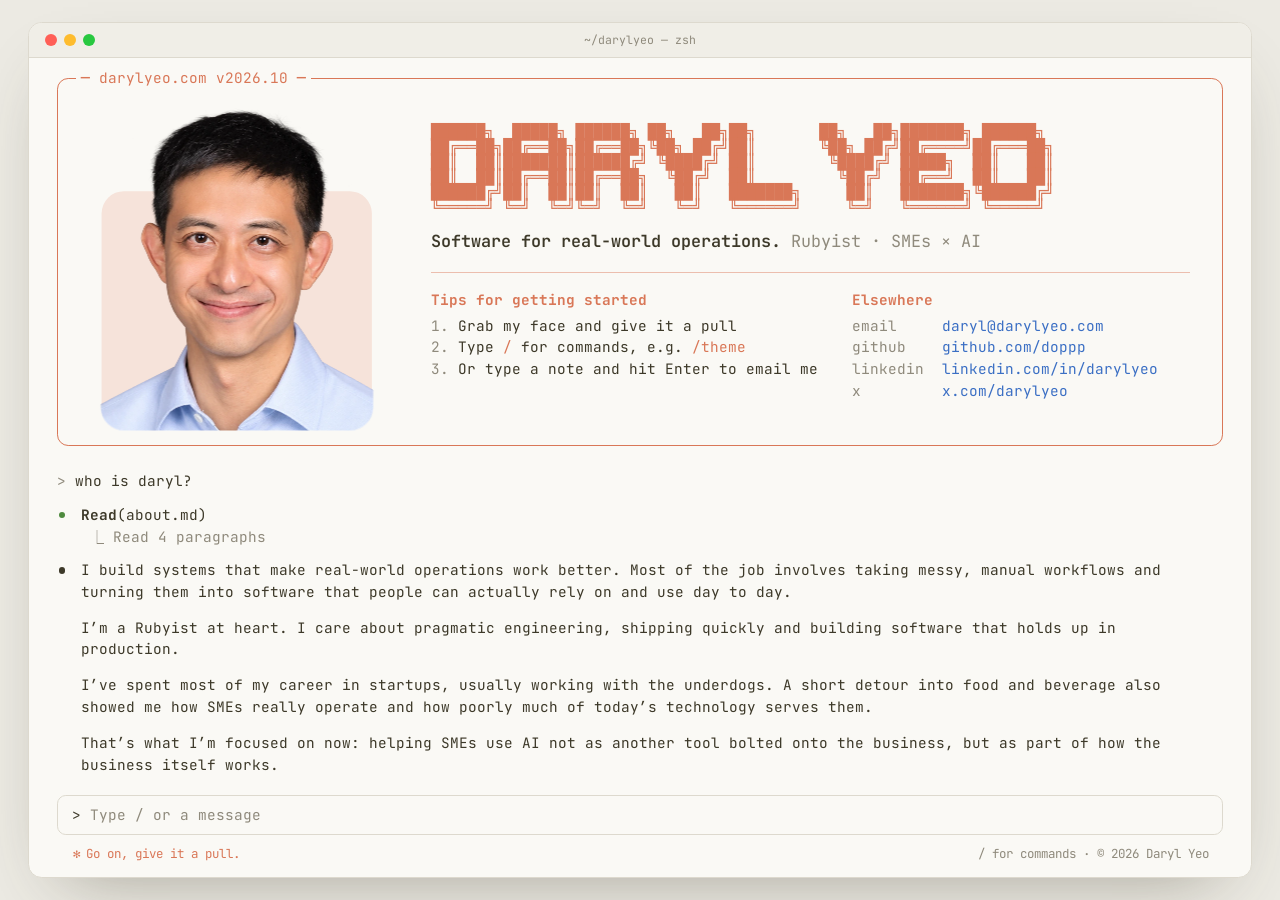
<file: index.html>
<!doctype html>
<html lang="en">
<head>
  <meta charset="utf-8">
  <meta name="viewport" content="width=device-width,initial-scale=1">
  <meta name="color-scheme" content="light dark">
  <script>
    // Apply a saved theme before first paint; otherwise the system preference wins.
    try {
      const saved = localStorage.getItem('theme');
      if (saved === 'light' || saved === 'dark') document.documentElement.dataset.theme = saved;
    } catch (e) {}
  </script>
  <title>Daryl Yeo</title>
  <meta name="description" content="Software for real-world operations. Rubyist · SMEs × AI.">
  <link rel="canonical" href="https://darylyeo.com/">
  <meta property="og:site_name" content="Daryl Yeo">
  <meta property="og:title" content="Daryl Yeo">
  <meta property="og:type" content="website">
  <meta property="og:description" content="Software for real-world operations. Rubyist · SMEs × AI.">
  <meta property="og:image" content="https://darylyeo.com/assets/social-card-20261031.jpg">
  <meta property="og:image:type" content="image/jpeg">
  <meta property="og:image:width" content="1200">
  <meta property="og:image:height" content="630">
  <meta property="og:image:alt" content="Daryl Yeo’s portrait and terminal-style name banner. Software for real-world operations. Rubyist · SMEs × AI.">
  <meta property="og:url" content="https://darylyeo.com/">
  <meta name="twitter:card" content="summary_large_image">
  <meta name="twitter:title" content="Daryl Yeo">
  <meta name="twitter:description" content="Software for real-world operations. Rubyist · SMEs × AI.">
  <meta name="twitter:image" content="https://darylyeo.com/assets/social-card-20261031.jpg">
  <meta name="twitter:image:alt" content="Daryl Yeo’s portrait and terminal-style name banner. Software for real-world operations. Rubyist · SMEs × AI.">
  <script>
    // Old Carrd links pointed at darylyeo.com/#ai-transparency
    const toStatement = () => { if (location.hash === '#ai-transparency') location.replace('/ai-transparency/'); };
    toStatement();
    addEventListener('hashchange', toStatement);
  </script>
  <link rel="icon" type="image/png" href="/assets/favicon.png">
  <link rel="apple-touch-icon" href="/assets/apple-touch-icon.png">
  <link rel="preconnect" href="https://fonts.googleapis.com">
  <link rel="preconnect" href="https://fonts.gstatic.com" crossorigin>
  <link href="https://fonts.googleapis.com/css2?family=JetBrains+Mono:ital,wght@0,400;0,600;0,700;1,400&display=swap" rel="stylesheet">
  <link rel="stylesheet" href="/portrait.css">
  <link rel="stylesheet" href="/cli.css?v=20261031-2">
</head>
<body data-home="/" data-ai="/ai-transparency/">
  <div class="desk">
    <div class="window">
      <div class="titlebar">
        <div class="lights" aria-hidden="true"><i></i><i></i><i></i></div>
        <span>~/darylyeo — zsh</span>
      </div>

      <main class="screen">
        <section class="welcome">
          <span class="title">─ darylyeo.com v2026.10 ─</span>
          <figure class="avatar">
            <div class="face" id="face">
              <svg class="backdrop" viewBox="0 0 1106 1422" data-cut="640" aria-hidden="true">
                <path data-clip d="M150 340 H956 A80 80 0 0 1 1036 420 V1110 A80 80 0 0 1 956 1190 H150 A80 80 0 0 1 70 1110 V420 A80 80 0 0 1 150 340 Z"/>
              </svg>
              <img src="/assets/avatar/idle.webp" alt="Interactive portrait of Daryl Yeo. Grab and pull to change his expression." width="1106" height="1422" draggable="false">
            </div>
          </figure>

          <div>
            <h1 class="name sr-only">Daryl Yeo</h1>
<pre class="banner" aria-hidden="true">██████╗  █████╗ ██████╗ ██╗   ██╗██╗       ██╗   ██╗███████╗ ██████╗
██╔══██╗██╔══██╗██╔══██╗╚██╗ ██╔╝██║       ╚██╗ ██╔╝██╔════╝██╔═══██╗
██║  ██║███████║██████╔╝ ╚████╔╝ ██║        ╚████╔╝ █████╗  ██║   ██║
██║  ██║██╔══██║██╔══██╗  ╚██╔╝  ██║         ╚██╔╝  ██╔══╝  ██║   ██║
██████╔╝██║  ██║██║  ██║   ██║   ███████╗     ██║   ███████╗╚██████╔╝
╚═════╝ ╚═╝  ╚═╝╚═╝  ╚═╝   ╚═╝   ╚══════╝     ╚═╝   ╚══════╝ ╚═════╝</pre>
            <p class="tagline">Software for real-world operations. <span>Rubyist · SMEs × AI</span></p>
            <div class="columns">
              <div>
                <h2>Tips for getting started</h2>
                <ol>
                  <li>Grab my face and give it a pull</li>
                  <li>Type <code>/</code> for commands, e.g. <code>/theme</code></li>
                  <li>Or type a note and hit Enter to email me</li>
                </ol>
              </div>
              <div>
                <h2>Elsewhere</h2>
                <dl class="links">
                  <dt>email</dt><dd><a href="mailto:daryl@darylyeo.com">daryl@darylyeo.com</a></dd>
                  <dt>github</dt><dd><a href="https://github.com/doppp">github.com/doppp</a></dd>
                  <dt>linkedin</dt><dd><a href="https://www.linkedin.com/in/darylyeo">linkedin.com/in/darylyeo</a></dd>
                  <dt>x</dt><dd><a href="https://x.com/darylyeo">x.com/darylyeo</a></dd>
                </dl>
              </div>
            </div>
          </div>
        </section>

        <section class="transcript">
          <p class="user">&gt; <b>who is daryl?</b></p>
          <div class="tool"><b>Read</b>(about.md)<div class="result">⎿  Read 4 paragraphs</div></div>
          <div class="reply">
            <p>I build systems that make real-world operations work better. Most of the job involves taking messy, manual workflows and turning them into software that people can actually rely on and use day to day.</p>
            <p>I’m a Rubyist at heart. I care about pragmatic engineering, shipping quickly and building software that holds up in production.</p>
            <p>I’ve spent most of my career in startups, usually working with the underdogs. A short detour into food and beverage also showed me how SMEs really operate and how poorly much of today’s technology serves them.</p>
            <p>That’s what I’m focused on now: helping SMEs use AI not as another tool bolted onto the business, but as part of how the business itself works.</p>
          </div>
        </section>

        <div class="prompt-wrap">
        <form class="prompt" id="prompt" autocomplete="off">
          <span aria-hidden="true">&gt;</span>
          <input id="prompt-input" type="text" aria-label="Command or message to Daryl" placeholder="Type / or a message" aria-controls="menu" aria-autocomplete="list">
        </form>
        <ul class="menu" id="menu" role="listbox" hidden></ul>
        </div>
        <div class="status">
          <span class="spinner" aria-live="polite"><i id="spin" aria-hidden="true">✻</i><span id="face-caption">Go on, give it a pull.</span></span>
          <span>/ for commands · © 2026 Daryl Yeo</span>
        </div>
      </main>
    </div>
  </div>
  <script src="/cli.js" defer></script>
  <script src="/stretch.js" defer></script>
  <script src="/avatar-idle.js" defer></script>
</body>
</html>
</file>
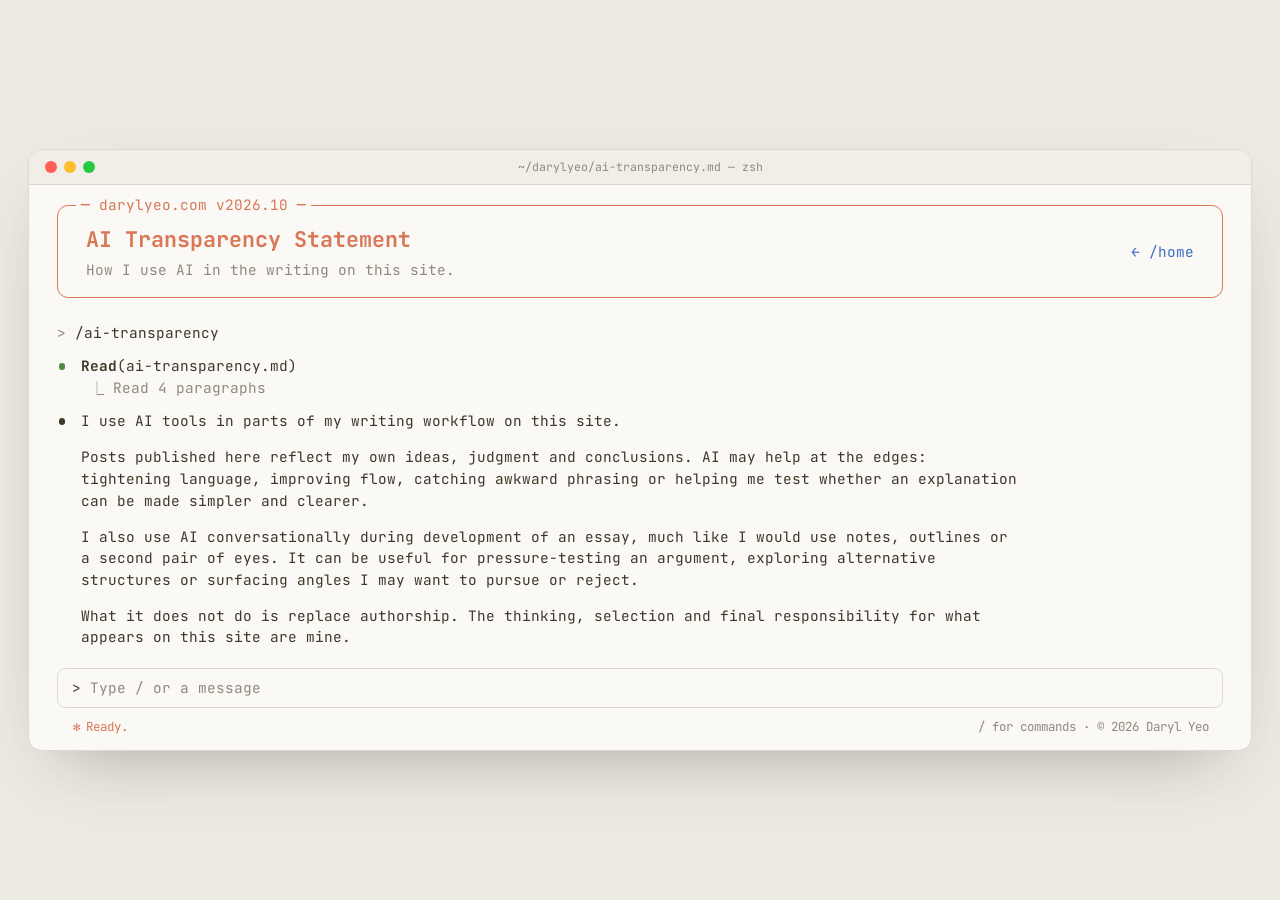
<file: ai-transparency/index.html>
<!doctype html>
<html lang="en">
<head>
  <meta charset="utf-8">
  <meta name="viewport" content="width=device-width,initial-scale=1">
  <meta name="color-scheme" content="light dark">
  <script>
    // Apply a saved theme before first paint; otherwise the system preference wins.
    try {
      const saved = localStorage.getItem('theme');
      if (saved === 'light' || saved === 'dark') document.documentElement.dataset.theme = saved;
    } catch (e) {}
  </script>
  <title>AI Transparency Statement · Daryl Yeo</title>
  <meta name="description" content="How Daryl Yeo uses AI in writing published on this site.">
  <link rel="canonical" href="https://darylyeo.com/ai-transparency/">
  <meta property="og:site_name" content="Daryl Yeo">
  <meta property="og:title" content="AI Transparency Statement">
  <meta property="og:type" content="website">
  <meta property="og:description" content="How Daryl Yeo uses AI in writing published on this site.">
  <meta property="og:image" content="https://darylyeo.com/assets/social-card-20261031.jpg">
  <meta property="og:image:type" content="image/jpeg">
  <meta property="og:image:width" content="1200">
  <meta property="og:image:height" content="630">
  <meta property="og:image:alt" content="Daryl Yeo’s portrait and terminal-style name banner. Software for real-world operations. Rubyist · SMEs × AI.">
  <meta property="og:url" content="https://darylyeo.com/ai-transparency/">
  <meta name="twitter:card" content="summary_large_image">
  <meta name="twitter:title" content="AI Transparency Statement · Daryl Yeo">
  <meta name="twitter:description" content="How Daryl Yeo uses AI in writing published on this site.">
  <meta name="twitter:image" content="https://darylyeo.com/assets/social-card-20261031.jpg">
  <meta name="twitter:image:alt" content="Daryl Yeo’s portrait and terminal-style name banner. Software for real-world operations. Rubyist · SMEs × AI.">
  <link rel="icon" type="image/png" href="/assets/favicon.png">
  <link rel="apple-touch-icon" href="/assets/apple-touch-icon.png">
  <link rel="preconnect" href="https://fonts.googleapis.com">
  <link rel="preconnect" href="https://fonts.gstatic.com" crossorigin>
  <link href="https://fonts.googleapis.com/css2?family=JetBrains+Mono:ital,wght@0,400;0,600;0,700;1,400&display=swap" rel="stylesheet">
  <link rel="stylesheet" href="/cli.css?v=20261031-2">
  <style>
    .page-head { grid-template-columns: minmax(0, 1fr) auto; padding: 1.1rem 1.75rem 1rem; }
    .page-head h1 { color: var(--accent); font-size: 1.35rem; font-weight: 700; }
    .page-head p { margin-top: 0.2rem; color: var(--dim); }
    .page-head nav { color: var(--dim); text-align: right; }
    .statement { max-width: 60rem; }
    .statement h2 { font-size: 1em; font-weight: 700; }
    @media (max-width: 900px) {
      .page-head { grid-template-columns: minmax(0, 1fr); padding: 1.5rem 1rem 1rem; }
      .page-head nav { text-align: left; }
      .page-head nav a { display: inline-block; padding-block: 0.5rem; }
    }
  </style>
</head>
<body data-home="/" data-ai="/ai-transparency/">
  <div class="desk">
    <div class="window">
      <div class="titlebar">
        <div class="lights" aria-hidden="true"><i></i><i></i><i></i></div>
        <span>~/darylyeo/ai-transparency.md — zsh</span>
      </div>

      <main class="screen">
        <section class="welcome page-head">
          <span class="title">─ darylyeo.com v2026.10 ─</span>
          <div>
            <h1>AI Transparency Statement</h1>
            <p>How I use AI in the writing on this site.</p>
          </div>
          <nav><a href="/">← /home</a></nav>
        </section>

        <section class="transcript">
          <p class="user">&gt; <b>/ai-transparency</b></p>
          <div class="tool"><b>Read</b>(ai-transparency.md)<div class="result">⎿  Read 4 paragraphs</div></div>
          <div class="reply statement">
            <p>I use AI tools in parts of my writing workflow on this site.</p>
            <p>Posts published here reflect my own ideas, judgment and conclusions. AI may help at the edges: tightening language, improving flow, catching awkward phrasing or helping me test whether an explanation can be made simpler and clearer.</p>
            <p>I also use AI conversationally during development of an essay, much like I would use notes, outlines or a second pair of eyes. It can be useful for pressure-testing an argument, exploring alternative structures or surfacing angles I may want to pursue or reject.</p>
            <p>What it does not do is replace authorship. The thinking, selection and final responsibility for what appears on this site are mine.</p>
          </div>
        </section>

        <div class="prompt-wrap">
          <form class="prompt" id="prompt" autocomplete="off">
            <span aria-hidden="true">&gt;</span>
            <input id="prompt-input" type="text" aria-label="Command or message to Daryl" placeholder="Type / or a message" aria-controls="menu" aria-autocomplete="list">
          </form>
          <ul class="menu" id="menu" role="listbox" hidden></ul>
        </div>
        <div class="status">
          <span class="spinner"><i aria-hidden="true">✻</i>Ready.</span>
          <span>/ for commands · © 2026 Daryl Yeo</span>
        </div>
      </main>
    </div>
  </div>
  <script src="/cli.js" defer></script>
</body>
</html>
</file>
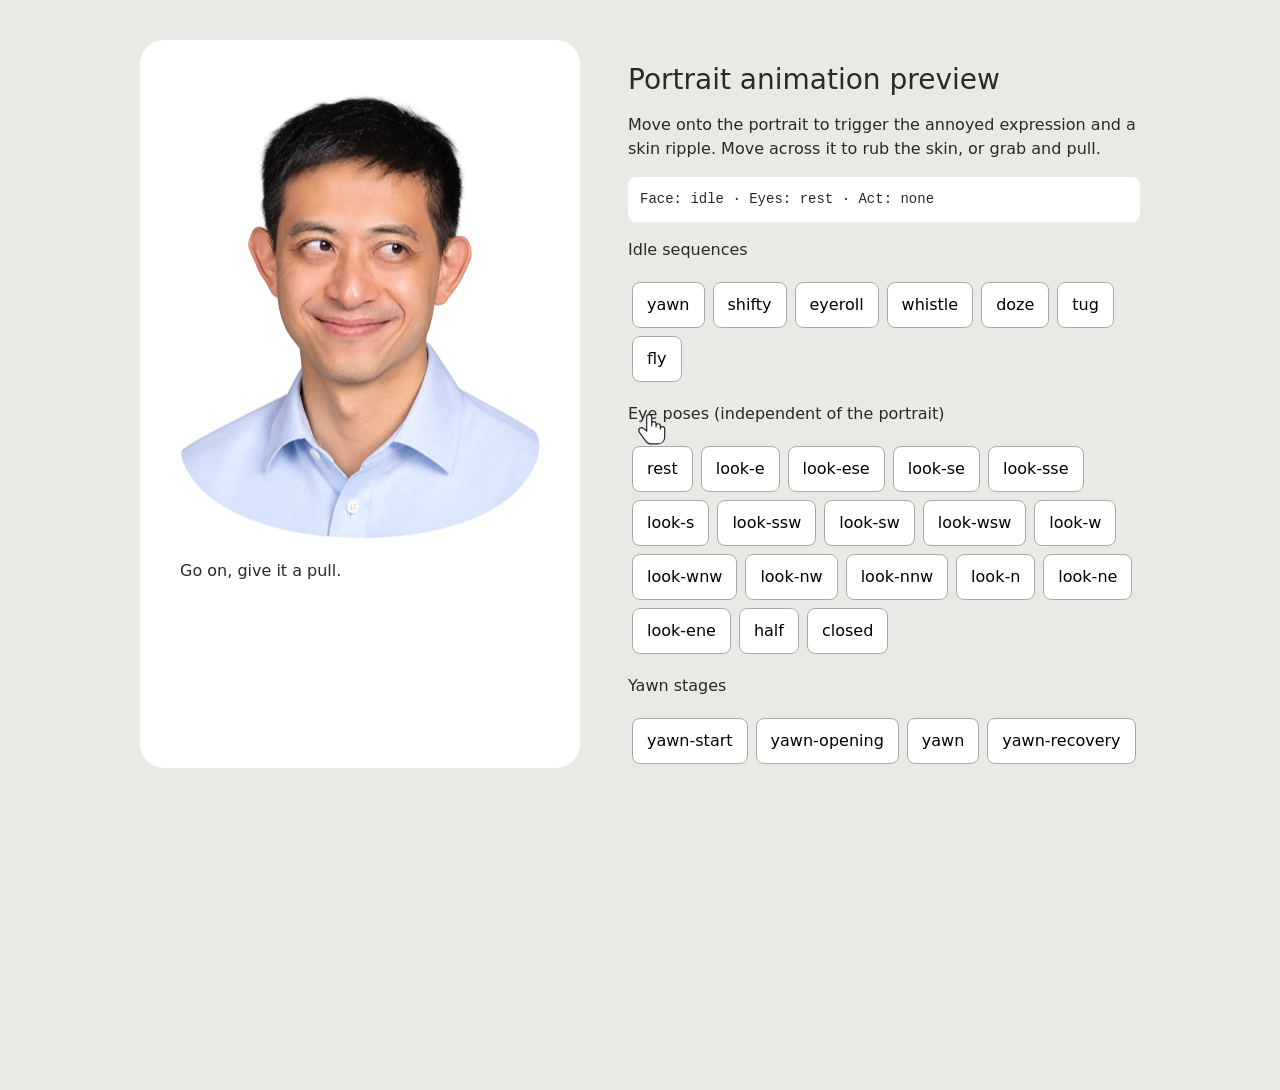
<file: tests/portrait-preview.html>
<!doctype html>
<html lang="en">
<meta charset="utf-8">
<meta name="viewport" content="width=device-width,initial-scale=1">
<title>Portrait animation preview</title>
<link rel="stylesheet" href="/portrait.css">
<style>
  body { background: #e9e9e5; font: 16px/1.5 system-ui, sans-serif; padding: 32px; color: #292929; }
  main { max-width: 1000px; margin: auto; display: grid; grid-template-columns: 440px 1fr; gap: 48px; }
  .stage { padding: 40px; background: white; border-radius: 24px; }
  .face { width: 360px; max-width: 100%; }
  h1 { font: 500 28px/1.2 system-ui; margin-bottom: 16px; }
  p { margin: 16px 0; }
  button { padding: 10px 14px; margin: 4px; border: 1px solid #aaa; border-radius: 8px; background: white; cursor: pointer; font: inherit; }
  button:disabled { opacity: 0.4; cursor: wait; }
  output { display: block; padding: 12px; background: white; border-radius: 8px; font: 14px/1.5 monospace; }
  @media (max-width: 760px) { main { grid-template-columns: 1fr; } .stage { max-width: 440px; } }
</style>
<main>
  <div class="stage">
    <div class="face" id="face"><img src="/assets/avatar/idle.webp" width="420" height="540" alt="Daryl's interactive portrait" draggable="false"></div>
    <p id="face-caption">Go on, give it a pull.</p>
  </div>
  <section>
    <h1>Portrait animation preview</h1>
    <p>Move onto the portrait to trigger the annoyed expression and a skin ripple. Move across it to rub the skin, or grab and pull.</p>
    <output id="status" aria-live="polite">Loading expression frames…</output>
    <p>Idle sequences</p>
    <div id="acts"></div>
    <p>Eye poses (independent of the portrait)</p>
    <div id="eyes"></div>
    <p>Yawn stages</p>
    <div id="yawns"></div>
  </section>
</main>
<script src="/stretch.js"></script>
<script src="/avatar-idle.js"></script>
<script>
  const face = document.getElementById('face');
  const buttons = [];
  let manualAct = false;
  // Keep deliberate preview playback running while the pointer rests on its controls.
  document.addEventListener('pointermove', event => {
    if (manualAct && face.dataset.activity && !face.contains(event.target)) event.stopPropagation();
  }, true);
  function controls(id, names, activate) {
    for (const name of names) {
      const button = document.createElement('button');
      button.textContent = name;
      button.disabled = true;
      button.onclick = () => activate(name);
      document.getElementById(id).append(button);
      buttons.push(button);
    }
  }
  controls('acts', ['yawn', 'shifty', 'eyeroll', 'whistle', 'doze', 'tug', 'fly'], name => {
    manualAct = true;
    face.playPortraitAct(name);
  });
  controls('eyes', ['rest', 'look-e', 'look-ese', 'look-se', 'look-sse', 'look-s', 'look-ssw', 'look-sw', 'look-wsw', 'look-w', 'look-wnw', 'look-nw', 'look-nnw', 'look-n', 'look-ne', 'look-ene', 'half', 'closed'], name => {
    face.portrait.show('idle'); face.portrait.look(name);
  });
  controls('yawns', ['yawn-start', 'yawn-opening', 'yawn', 'yawn-recovery'], name => face.portrait.show(name));
  setInterval(() => {
    const ready = face.portrait && face.portrait.ready;
    buttons.forEach(button => button.disabled = !ready);
    document.getElementById('status').textContent = ready
      ? `Face: ${face.dataset.expression} · Eyes: ${face.dataset.gaze} · Act: ${face.dataset.activity || 'none'}`
      : 'Loading expression frames…';
  }, 100);
</script>
</html>
</file>
<file: portrait.css>
/* Shared stretchy-portrait mechanics for the layout variants. */
/* The stretch canvas overflows the photo generously; clip it at the body so it never
   adds phantom scroll. The root keeps scrolling (overflow set on html stops body
   overflow from propagating to the viewport). */
html { overflow-y: auto; }
body { overflow: clip; }

.face {
  position: relative;
  aspect-ratio: 1106 / 1422;
  cursor: grab;
  touch-action: none;
  user-select: none;
  -webkit-user-select: none;
}

.face.is-grabbing { cursor: grabbing; }

/* Same box and viewBox as the photo; stretch.js clips the shoulders to its [data-clip]
   path and feeds --sway/--shift so it moves with the head. */
.face .backdrop {
  position: absolute;
  inset: 0;
  width: 100%;
  height: 100%;
  overflow: visible;
  transform: translate(var(--shift-x, 0px), var(--shift-y, 0px)) rotate(var(--sway, 0rad));
  transform-origin: 50% 100%;
  pointer-events: none;
}

.face img {
  position: relative;
  display: block;
  width: 100%;
  height: 100%;
  pointer-events: none;
}

.face canvas {
  position: absolute;
  left: -120%;
  top: -120%;
  width: 340%;
  height: 340%;
  pointer-events: none;
  z-index: 10;
}

.face.is-live img { visibility: hidden; }

/* Idle choreography props (avatar-idle.js) */
.portrait-fly, .portrait-hand, .portrait-puff, .portrait-notes {
  position: absolute;
  pointer-events: none;
  z-index: 12;
  opacity: 0;
  transition: opacity 0.12s;
}
.portrait-fly.is-visible, .portrait-hand.is-visible,
.portrait-puff.is-visible, .portrait-notes.is-visible { opacity: 1; }
.portrait-fly { left: 0; top: 0; width: 1.1rem; height: 1.1rem; }
.portrait-fly svg { overflow: visible; width: 100%; height: 100%; }
.portrait-fly ellipse { fill: #dce6eb; fill-opacity: 0.8; stroke: #555; stroke-width: 1; }
.portrait-fly path { fill: none; stroke: #333; stroke-width: 1.5; }
.portrait-fly .fly-body, .portrait-fly .fly-head { fill: #252525; }
.fly-wings { transform-origin: 20px 18px; animation: fly-wings 0.045s linear infinite alternate; }
.is-landed .fly-wings { animation: none; transform: scaleX(0.6); }
.portrait-hand { left: 0; top: 0; width: 1.8rem; height: 2.2rem; }
.portrait-hand svg { fill: #fff; stroke: #292929; stroke-width: 1.7; width: 100%; height: 100%; }
.portrait-puff { left: 49%; top: 51%; font-size: 1.6rem; color: #fff; text-shadow: 0 1px 2px #555; }
.portrait-puff.is-visible { animation: portrait-puff 0.4s ease-out infinite; }
.portrait-notes { left: 70%; top: 48%; font-size: 1.1rem; color: #555; }
.portrait-notes.is-visible { animation: portrait-notes 1s ease-out infinite; }
@keyframes fly-wings { to { transform: scaleX(0.35); } }
@keyframes portrait-puff { to { transform: translate(1rem, -0.7rem); opacity: 0; } }
@keyframes portrait-notes { to { transform: translate(0.5rem, -1.5rem); opacity: 0; } }
@media (prefers-reduced-motion: reduce) {
  .portrait-fly, .portrait-hand, .portrait-puff, .portrait-notes { display: none; }
}
</file>
<file: cli.css>
/* Shared styles for the agent-CLI pages (home + AI transparency). */
:root {
  --desk: #ECEAE3;
  --term: #FAF9F5;
  --chrome: #F0EEE7;
  --rule: #DDD9CE;
  --fg: #3D3929;
  --dim: #8F8A7C;
  --accent: #D97757;
  --accent-soft: #F6E3DA;
  --select: #F1E6DF;
  --green: #4E8A3E;
  --blue: #3B6FC4;
  --shadow: rgba(61, 57, 41, 0.45);
  --mono: 'JetBrains Mono', ui-monospace, Menlo, monospace;
  --glyph: ui-monospace, Menlo, Consolas, 'DejaVu Sans Mono', monospace;
}

@media (prefers-color-scheme: dark) {
  :root:not([data-theme="light"]) {
    --desk: #141413;
    --term: #1F1E1C;
    --chrome: #282724;
    --rule: #3B3934;
    --fg: #E9E6DD;
    --dim: #8E8A80;
    --accent: #E08868;
    --accent-soft: #3B2A23;
    --select: #3A2A22;
    --green: #86B96E;
    --blue: #8FB4F5;
    --shadow: rgba(0, 0, 0, 0.6);
  }
}

:root[data-theme="dark"] {
  --desk: #141413;
  --term: #1F1E1C;
  --chrome: #282724;
  --rule: #3B3934;
  --fg: #E9E6DD;
  --dim: #8E8A80;
  --accent: #E08868;
  --accent-soft: #3B2A23;
  --select: #3A2A22;
  --green: #86B96E;
  --blue: #8FB4F5;
  --shadow: rgba(0, 0, 0, 0.6);
}

*, *::before, *::after { box-sizing: border-box; margin: 0; padding: 0; }
html { font-size: 16px; -webkit-text-size-adjust: 100%; text-size-adjust: 100%; }
@media (min-width: 1440px) { html { font-size: 17px; } }
body { background: var(--desk); color: var(--fg); font-family: var(--mono); min-width: 320px; transition: background-color 0.3s; }
.window, .titlebar, .welcome > .title, .menu { transition: background-color 0.3s, border-color 0.3s; }
a { color: var(--blue); text-decoration: none; }
a:hover { text-decoration: underline; }

.sr-only { position: absolute; width: 1px; height: 1px; overflow: hidden; clip: rect(0 0 0 0); white-space: nowrap; }

.desk { display: flex; flex-direction: column; justify-content: center; min-height: 100vh; min-height: 100svh; padding: 0.9rem 1.75rem; }

.window {
  width: 100%;
  max-width: 84rem;
  margin: 0 auto;
  border: 1px solid var(--rule);
  border-radius: 0.85rem;
  background: var(--term);
  box-shadow: 0 30px 70px -35px var(--shadow);
  overflow: hidden;
}

.titlebar {
  position: relative;
  display: flex;
  align-items: center;
  height: 2.2rem;
  padding: 0 1rem;
  border-bottom: 1px solid var(--rule);
  background: var(--chrome);
  color: var(--dim);
  font-size: 0.72rem;
}

.lights { display: flex; gap: 0.45rem; }
.lights i { width: 0.75rem; height: 0.75rem; border-radius: 50%; }
.lights i:nth-child(1) { background: #FF5F57; }
.lights i:nth-child(2) { background: #FEBC2E; }
.lights i:nth-child(3) { background: #28C840; }
.titlebar span { position: absolute; left: 50%; transform: translateX(-50%); max-width: calc(100% - 12rem); overflow: hidden; text-overflow: ellipsis; white-space: nowrap; }

.screen { padding: 1.25rem 1.75rem 0.85rem; font-size: 0.9rem; line-height: 1.5; }

/* --- Welcome panel ---------------------------------------------------------------- */

.welcome {
  position: relative;
  display: grid;
  grid-template-columns: auto minmax(0, 1fr);
  gap: 0 2.5rem;
  align-items: center;
  padding: 1.1rem 2rem 1rem 1.5rem;
  border: 1.5px solid var(--accent);
  border-radius: 0.7rem;
}

.welcome > .title {
  position: absolute;
  top: -0.8em;
  left: 1.1rem;
  padding: 0 0.6ch;
  background: var(--term);
  color: var(--accent);
}

/* Box is the visible tile (photo cropped at the tile's bottom edge). */
.avatar { height: clamp(14rem, 37vh, 26rem); aspect-ratio: 1106 / 1190; }
.avatar .face { width: 100%; }
.backdrop [data-clip] { fill: var(--accent-soft); }
.welcome > div { min-width: 0; container-type: inline-size; }

.banner {
  color: var(--accent);
  font-family: var(--glyph);
  font-size: clamp(1px, 2.3cqi, 15px);
  line-height: 1;
  white-space: pre;
}

.tagline { margin-top: 0.9rem; font-size: 1.05rem; font-weight: 600; }
.tagline span { color: var(--dim); font-weight: 400; }

.columns {
  display: grid;
  grid-template-columns: minmax(0, 1.15fr) minmax(0, 1fr);
  gap: 0 2rem;
  margin-top: 1.1rem;
  padding-top: 1rem;
  border-top: 1px solid color-mix(in srgb, var(--accent) 45%, transparent);
}

.columns h2 { color: var(--accent); font-size: 1em; font-weight: 700; }
.columns ol { margin-top: 0.25rem; list-style: none; counter-reset: tip; }
.columns ol li { counter-increment: tip; }
.columns ol li::before { content: counter(tip) '. '; color: var(--dim); }
.columns code { color: var(--accent); font-family: inherit; }
.links { display: grid; grid-template-columns: auto minmax(0, 1fr); gap: 0 2ch; margin-top: 0.25rem; }
.links dt { color: var(--dim); }
.links dd { overflow-wrap: anywhere; }

/* --- Transcript -------------------------------------------------------------------- */

.transcript { margin-top: 1.5rem; }
.user { color: var(--dim); }
.user b { color: var(--fg); font-weight: 400; }
.tool, .reply { position: relative; margin-top: 0.75rem; padding-left: 1.5rem; }
/* Draw markers instead of using a glyph that Android may render as an emoji. */
.tool::before, .reply::before { content: ''; position: absolute; left: 0.1rem; top: 0.55em; width: 0.45em; height: 0.45em; border-radius: 50%; background: currentColor; }
.tool::before { color: var(--green); }
.tool b { font-weight: 700; }
.tool .result { padding-left: 1ch; color: var(--dim); }
.reply p + p { margin-top: 0.9rem; }

/* --- Prompt, command menu, status line ---------------------------------------------- */

.prompt-wrap { position: relative; margin-top: 1.25rem; }

.prompt {
  display: flex;
  align-items: center;
  gap: 1ch;
  padding: 0.5rem 0.9rem;
  border: 1px solid var(--rule);
  border-radius: 0.55rem;
  transition: border-color 0.15s;
}

.prompt:focus-within { border-color: var(--dim); }

.prompt input {
  flex: 1;
  min-width: 0;
  border: 0;
  outline: 0;
  background: transparent;
  color: var(--fg);
  font: inherit;
  caret-color: var(--fg);
}

.prompt input::placeholder { color: var(--dim); }

.menu { position: absolute; left: 0; right: 0; bottom: calc(100% + 0.35rem); z-index: 30; max-height: min(28rem, 50vh); max-height: min(28rem, 50dvh); overflow-y: auto; overscroll-behavior: contain; list-style: none; padding: 0.5rem 0.9rem; border: 1px solid var(--rule); border-radius: 0.55rem; background: var(--term); box-shadow: 0 -12px 30px -18px var(--shadow); }
.menu li { display: grid; grid-template-columns: 18ch 1fr; padding: 0.05rem 0.5ch; border-radius: 0.25rem; cursor: pointer; }
.menu li span { color: var(--dim); }
.menu li[aria-selected="true"] { background: var(--select); color: var(--accent); }
.menu li[aria-selected="true"] span { color: var(--fg); }

.status { display: flex; justify-content: space-between; gap: 1rem; margin-top: 0.65rem; padding: 0 0.9rem; color: var(--dim); font-size: 0.78rem; }
.spinner { color: var(--accent); }
.spinner i { display: inline-block; width: 1.4ch; margin-right: 0.6ch; font-family: var(--glyph); font-style: normal; text-align: center; }

@media (min-width: 901px) and (max-width: 1200px) {
  .welcome { gap: 0 1.5rem; padding-inline: 1.25rem; }
  .avatar { height: clamp(14rem, 28vw, 20rem); }
  .columns { grid-template-columns: 1fr; gap: 1rem; }
}

@media (max-width: 900px) {
  .desk { padding: 0.75rem 0.5rem; }
  .screen { padding: 1.25rem 0.9rem 1rem; font-size: 0.9rem; line-height: 1.65; }
  .welcome { grid-template-columns: 1fr; gap: 1rem; padding: 1.5rem 1rem 1rem; }
  .avatar { height: auto; width: min(70%, 15rem); margin: 0 auto; }
  .columns { grid-template-columns: 1fr; gap: 1rem; }
  .links a { display: inline-block; padding-block: 0.3rem; }
  .links dt { padding-block: 0.3rem; }
  .prompt { min-height: 3rem; }
  .prompt input { font-size: 1rem; }
  .menu li { grid-template-columns: 1fr; padding-block: 0.5rem; overflow-wrap: anywhere; }
  .status { flex-direction: column; gap: 0.2rem; }
}

@media (max-width: 600px) {
  .desk { padding: 0; }
  .window { min-height: 100vh; min-height: 100svh; border: 0; border-radius: 0; box-shadow: none; }
  .titlebar { padding-inline: 0.75rem; }
  .titlebar span { position: static; transform: none; max-width: none; min-width: 0; margin-left: 1rem; }
  .lights { flex-shrink: 0; }
  .screen { padding: 1.5rem 1rem max(1rem, env(safe-area-inset-bottom)); }
  .welcome { padding-inline: 0.85rem; }
  .welcome .name { position: static; width: auto; height: auto; overflow: visible; clip: auto; white-space: normal; color: var(--accent); font-size: 2rem; line-height: 1.2; }
  .banner { display: none; }
  .tagline { font-size: 1rem; }
  .tagline span { display: block; margin-top: 0.35rem; }
  .links { gap: 0 1ch; }
  .status { padding-inline: 0; }
}
</file>
